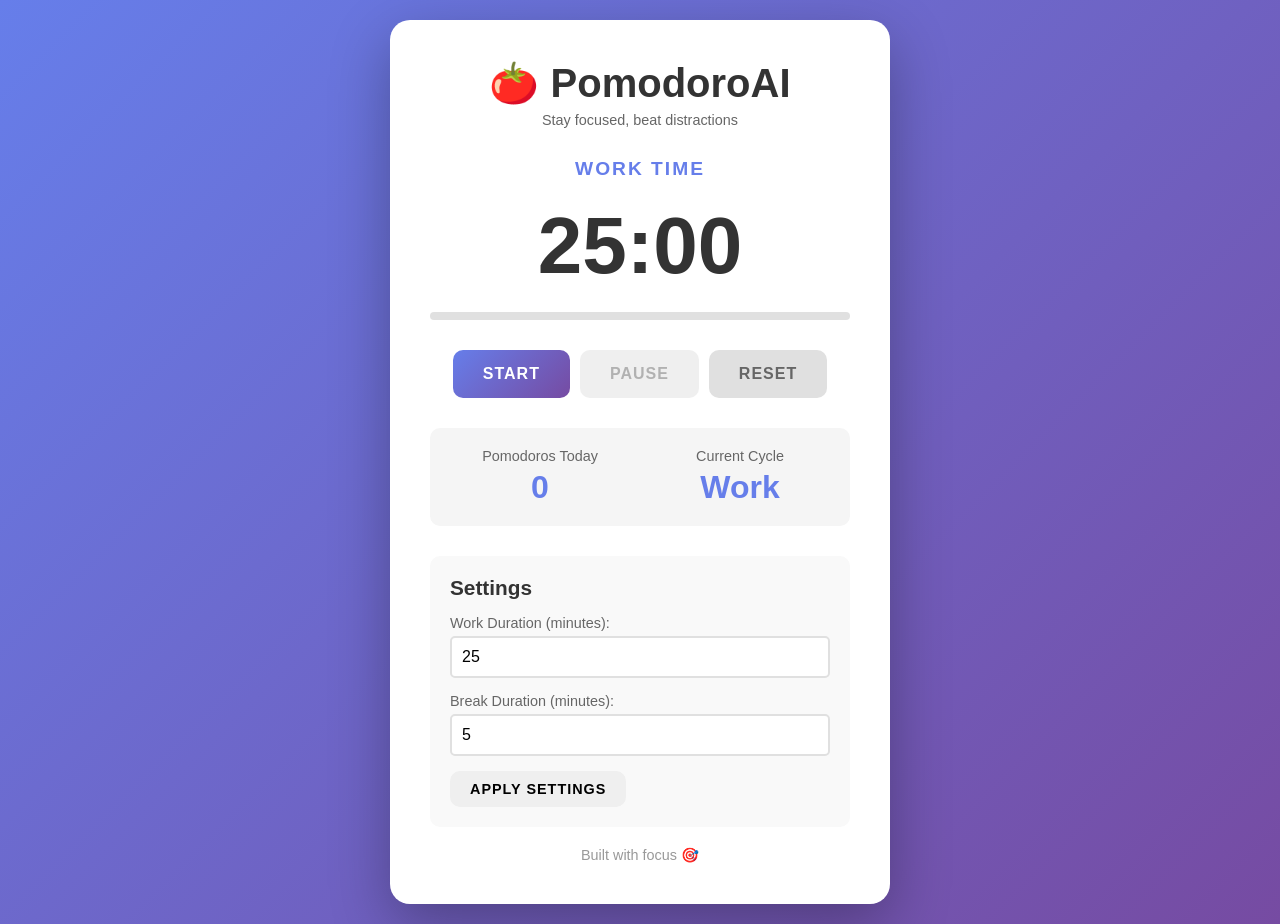
<file: index.html>
<!DOCTYPE html>
<html lang="en">
<head>
    <meta charset="UTF-8">
    <meta name="viewport" content="width=device-width, initial-scale=1.0">
    <title>PomodoroAI - Focus Timer</title>
    <link rel="stylesheet" href="style.css">
</head>
<body>
    <div class="container">
        <header>
            <h1>🍅 PomodoroAI</h1>
            <p class="tagline">Stay focused, beat distractions</p>
        </header>

        <main>
            <div class="timer-display">
                <div class="mode-indicator" id="modeIndicator">Work Time</div>
                <div class="time" id="timeDisplay">25:00</div>
                <div class="progress-bar">
                    <div class="progress-fill" id="progressFill"></div>
                </div>
            </div>

            <div class="controls">
                <button id="startBtn" class="btn btn-primary">Start</button>
                <button id="pauseBtn" class="btn btn-secondary" disabled>Pause</button>
                <button id="resetBtn" class="btn btn-secondary">Reset</button>
            </div>

            <div class="stats">
                <div class="stat-item">
                    <div class="stat-label">Pomodoros Today</div>
                    <div class="stat-value" id="pomodoroCount">0</div>
                </div>
                <div class="stat-item">
                    <div class="stat-label">Current Cycle</div>
                    <div class="stat-value" id="cycleType">Work</div>
                </div>
            </div>

            <div class="settings">
                <h2>Settings</h2>
                <div class="setting-group">
                    <label for="workDuration">Work Duration (minutes):</label>
                    <input type="number" id="workDuration" min="1" max="60" value="25">
                </div>
                <div class="setting-group">
                    <label for="breakDuration">Break Duration (minutes):</label>
                    <input type="number" id="breakDuration" min="1" max="30" value="5">
                </div>
                <button id="applySettings" class="btn btn-small">Apply Settings</button>
            </div>
        </main>

        <footer>
            <p>Built with focus 🎯</p>
        </footer>
    </div>

    <script src="app.js"></script>
</body>
</html>
</file>
<file: style.css>
* {
    margin: 0;
    padding: 0;
    box-sizing: border-box;
}

body {
    font-family: 'Segoe UI', Tahoma, Geneva, Verdana, sans-serif;
    background: linear-gradient(135deg, #667eea 0%, #764ba2 100%);
    min-height: 100vh;
    display: flex;
    justify-content: center;
    align-items: center;
    padding: 20px;
}

.container {
    background: white;
    border-radius: 20px;
    box-shadow: 0 20px 60px rgba(0, 0, 0, 0.3);
    padding: 40px;
    max-width: 500px;
    width: 100%;
}

header {
    text-align: center;
    margin-bottom: 30px;
}

header h1 {
    font-size: 2.5em;
    color: #333;
    margin-bottom: 5px;
}

.tagline {
    color: #666;
    font-size: 0.9em;
}

.timer-display {
    text-align: center;
    margin-bottom: 30px;
}

.mode-indicator {
    font-size: 1.2em;
    color: #667eea;
    font-weight: 600;
    margin-bottom: 10px;
    text-transform: uppercase;
    letter-spacing: 2px;
}

.time {
    font-size: 5em;
    font-weight: 700;
    color: #333;
    margin: 20px 0;
    font-variant-numeric: tabular-nums;
}

.progress-bar {
    width: 100%;
    height: 8px;
    background: #e0e0e0;
    border-radius: 4px;
    overflow: hidden;
    margin-top: 20px;
}

.progress-fill {
    height: 100%;
    background: linear-gradient(90deg, #667eea 0%, #764ba2 100%);
    width: 0%;
    transition: width 0.3s ease;
}

.controls {
    display: flex;
    gap: 10px;
    justify-content: center;
    margin-bottom: 30px;
}

.btn {
    padding: 15px 30px;
    border: none;
    border-radius: 10px;
    font-size: 1em;
    font-weight: 600;
    cursor: pointer;
    transition: all 0.3s ease;
    text-transform: uppercase;
    letter-spacing: 1px;
}

.btn-primary {
    background: linear-gradient(135deg, #667eea 0%, #764ba2 100%);
    color: white;
}

.btn-primary:hover:not(:disabled) {
    transform: translateY(-2px);
    box-shadow: 0 5px 15px rgba(102, 126, 234, 0.4);
}

.btn-secondary {
    background: #e0e0e0;
    color: #666;
}

.btn-secondary:hover:not(:disabled) {
    background: #d0d0d0;
}

.btn:disabled {
    opacity: 0.5;
    cursor: not-allowed;
}

.btn-small {
    padding: 10px 20px;
    font-size: 0.9em;
}

.stats {
    display: grid;
    grid-template-columns: 1fr 1fr;
    gap: 20px;
    margin-bottom: 30px;
    padding: 20px;
    background: #f5f5f5;
    border-radius: 10px;
}

.stat-item {
    text-align: center;
}

.stat-label {
    font-size: 0.9em;
    color: #666;
    margin-bottom: 5px;
}

.stat-value {
    font-size: 2em;
    font-weight: 700;
    color: #667eea;
}

.settings {
    padding: 20px;
    background: #f9f9f9;
    border-radius: 10px;
    margin-bottom: 20px;
}

.settings h2 {
    font-size: 1.3em;
    color: #333;
    margin-bottom: 15px;
}

.setting-group {
    margin-bottom: 15px;
}

.setting-group label {
    display: block;
    margin-bottom: 5px;
    color: #666;
    font-size: 0.9em;
}

.setting-group input {
    width: 100%;
    padding: 10px;
    border: 2px solid #e0e0e0;
    border-radius: 5px;
    font-size: 1em;
}

.setting-group input:focus {
    outline: none;
    border-color: #667eea;
}

footer {
    text-align: center;
    color: #999;
    font-size: 0.9em;
    margin-top: 20px;
}

/* Animation for mode change */
@keyframes pulse {
    0%, 100% {
        transform: scale(1);
    }
    50% {
        transform: scale(1.05);
    }
}

.mode-change {
    animation: pulse 0.5s ease-in-out;
}

/* Responsive design */
@media (max-width: 600px) {
    .container {
        padding: 20px;
    }

    .time {
        font-size: 3.5em;
    }

    header h1 {
        font-size: 2em;
    }

    .controls {
        flex-direction: column;
    }

    .btn {
        width: 100%;
    }
}
</file>
